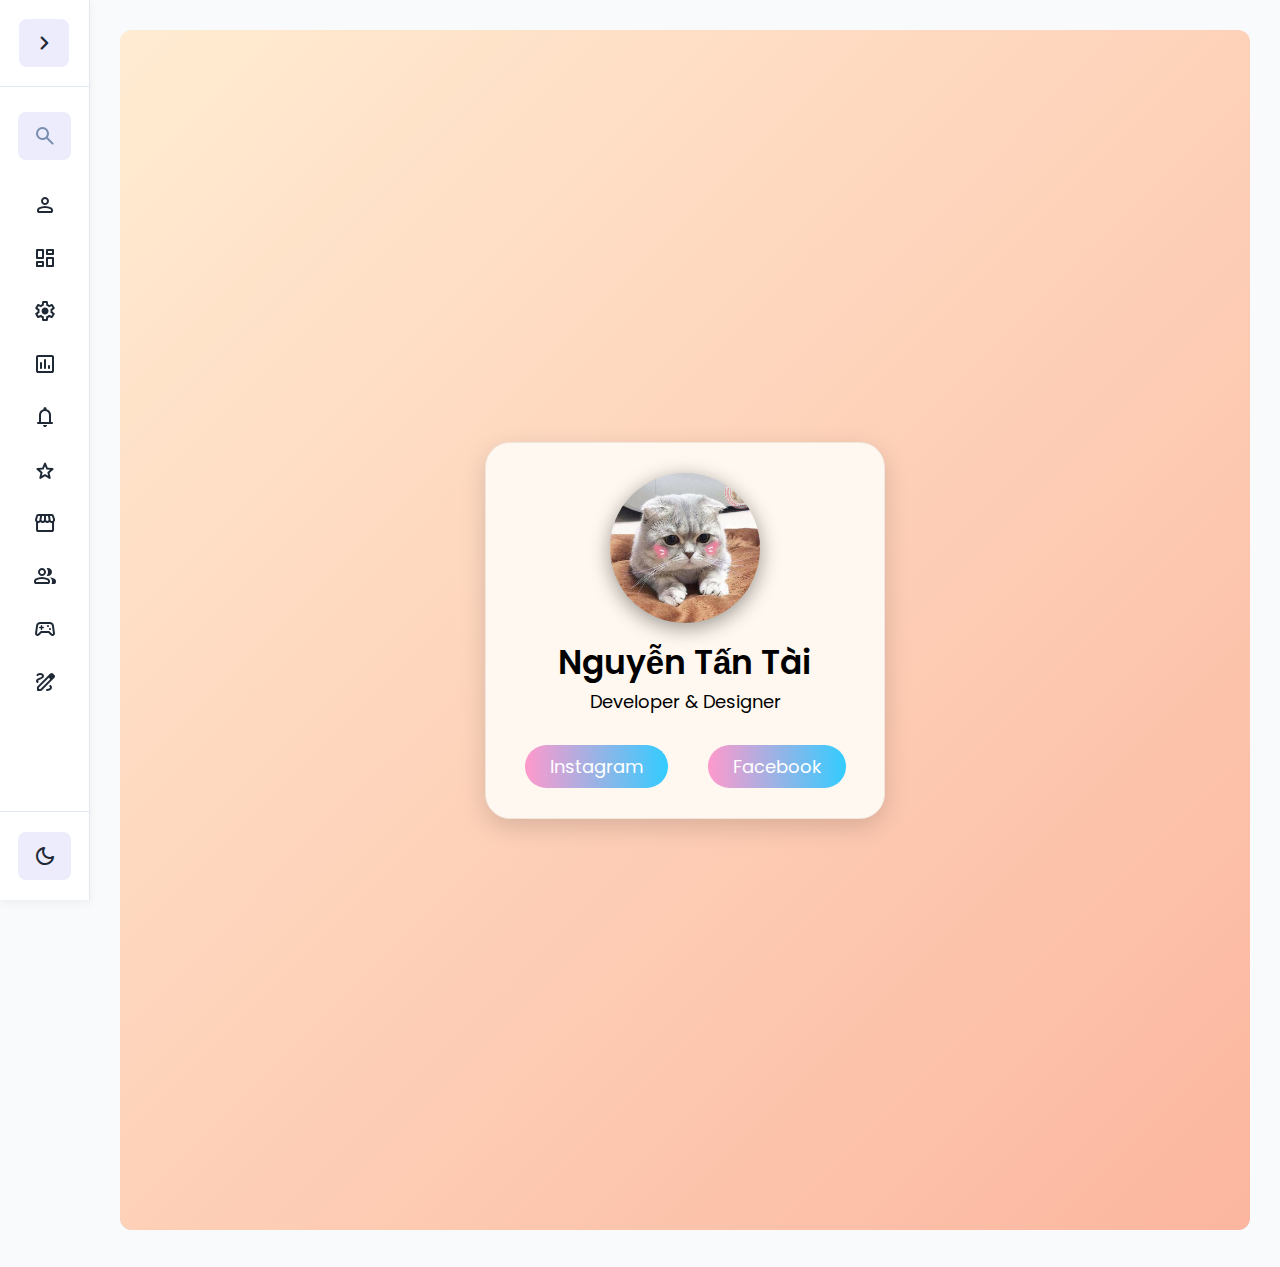
<file: index.html>
<!DOCTYPE html>
<html lang="en">
  <head>
    <meta charset="UTF-8" />
    <meta name="viewport" content="width=device-width, initial-scale=1.0" />
    <title>Sidebar Menu | Profile Dashboard</title>
    <link rel="stylesheet" href="main.css" />

    <!-- Google Fonts for Icons -->
    <link
      rel="stylesheet"
      href="https://fonts.googleapis.com/css2?family=Material+Symbols+Rounded:opsz,wght,FILL,GRAD@24,400,0,0"
    />
  </head>
  <body>
    <!-- Navbar -->
    <nav class="site-nav">
      <button class="sidebar-toggle">
        <span class="material-symbols-rounded">menu</span>
      </button>
      <h2 class="site-title">My Profile:</h2>
    </nav>

    <div class="container">
      <!-- Sidebar -->
      <aside class="sidebar collapsed">
        <!-- Sidebar header -->
        <div class="sidebar-header">
          <img src="images/logo.png" alt="Logo" class="header-logo" />
          <button class="sidebar-toggle">
            <span class="material-symbols-rounded">chevron_left</span>
          </button>
        </div>

        <div class="sidebar-content">
          <!-- Search Form -->
          <form class="search-form">
            <span class="material-symbols-rounded">search</span>
            <input type="search" placeholder="Tìm kiếm..." required />
          </form>

          <!-- Sidebar Menu -->
          <ul class="menu-list">
            <li class="menu-item active">
              <a href="#" class="menu-link" onclick="loadPage('profile.html')">
                <span class="material-symbols-rounded">person</span>
                <span class="menu-label">Thông tin cá nhân</span>
              </a>
            </li>
            <li class="menu-item">
              <a href="#" class="menu-link" onclick="loadPage('dashboard.html')">
                <span class="material-symbols-rounded">dashboard</span>
                <span class="menu-label">Dashboard</span>
              </a>
            </li>
            <li class="menu-item">
              <a href="#" class="menu-link" onclick="loadPage('settings.html')">
                <span class="material-symbols-rounded">settings</span>
                <span class="menu-label">Cài đặt</span>
              </a>
            </li>
            <li class="menu-item">
              <a href="#" class="menu-link">
                <span class="material-symbols-rounded">insert_chart</span>
                <span class="menu-label">Analytics</span>
              </a>
            </li>
            <li class="menu-item">
              <a href="#" class="menu-link">
                <span class="material-symbols-rounded">notifications</span>
                <span class="menu-label">Notifications</span>
              </a>
            </li>
            <li class="menu-item">
              <a href="#" class="menu-link">
                <span class="material-symbols-rounded">star</span>
                <span class="menu-label">Favourites</span>
              </a>
            </li>
            <li class="menu-item">
              <a href="#" class="menu-link">
                <span class="material-symbols-rounded">storefront</span>
                <span class="menu-label">Products</span>
              </a>
            </li>
            <li class="menu-item">
              <a href="#" class="menu-link">
                <span class="material-symbols-rounded">group</span>
                <span class="menu-label">Customers</span>
              </a>
            </li>
            <!-- ✅ Mục Ghi nhớ dẫn tới game.html -->
            <li class="menu-item">
              <a href="#" class="menu-link" onclick="loadPage('game.html')">
                <span class="material-symbols-rounded">sports_esports</span>
                <span class="menu-label">Lật Hình</span>
              </a>
            </li>

            <!-- ✅ Mục mới: Drawing App -->
            <li class="menu-item">
              <a href="#" class="menu-link" onclick="loadPage('draw.html')">
                <span class="material-symbols-rounded">draw</span>
                <span class="menu-label">Drawing App</span>
              </a>
            </li>
          </ul>
        </div>

        <!-- Sidebar Footer -->
        <div class="sidebar-footer">
          <button class="theme-toggle">
            <div class="theme-label">
              <span class="theme-icon material-symbols-rounded">dark_mode</span>
              <span class="theme-text">Dark Mode</span>
            </div>
            <div class="theme-toggle-track">
              <div class="theme-toggle-indicator"></div>
            </div>
          </button>
        </div>
      </aside>

      <!-- Main Content with iframe -->
      <div class="main-content">
        <iframe
          id="contentFrame"
          src="profile.html"
          frameborder="0"
          width="100%"
          height="1200px"
          style="border-radius: 12px;"
        ></iframe>
      </div>
    </div>

    <!-- Scripts -->
    <script>
      // Toggle sidebar open/close
      const sidebarToggles = document.querySelectorAll(".sidebar-toggle");
      const sidebar = document.querySelector(".sidebar");

      sidebarToggles.forEach((btn) => {
        btn.addEventListener("click", () => {
          sidebar.classList.toggle("collapsed");
        });
      });

      // Load page inside iframe
      function loadPage(page) {
        document.getElementById("contentFrame").src = page;

        // Highlight the active menu
        document.querySelectorAll(".menu-item").forEach((item) =>
          item.classList.remove("active")
        );
        const link = [...document.querySelectorAll(".menu-link")].find((l) =>
          l.getAttribute("onclick")?.includes(page)
        );
        if (link) link.parentElement.classList.add("active");
      }

      // Theme toggle
      document.querySelector(".theme-toggle").addEventListener("click", () => {
        document.body.classList.toggle("dark-theme");
      });
    </script>
    <script src="main.js"></script>
    <script src="profile.js"></script>
    <script src="game.js"></script>
    <script src="draw.js"></script>
  </body>
</html>
</file>
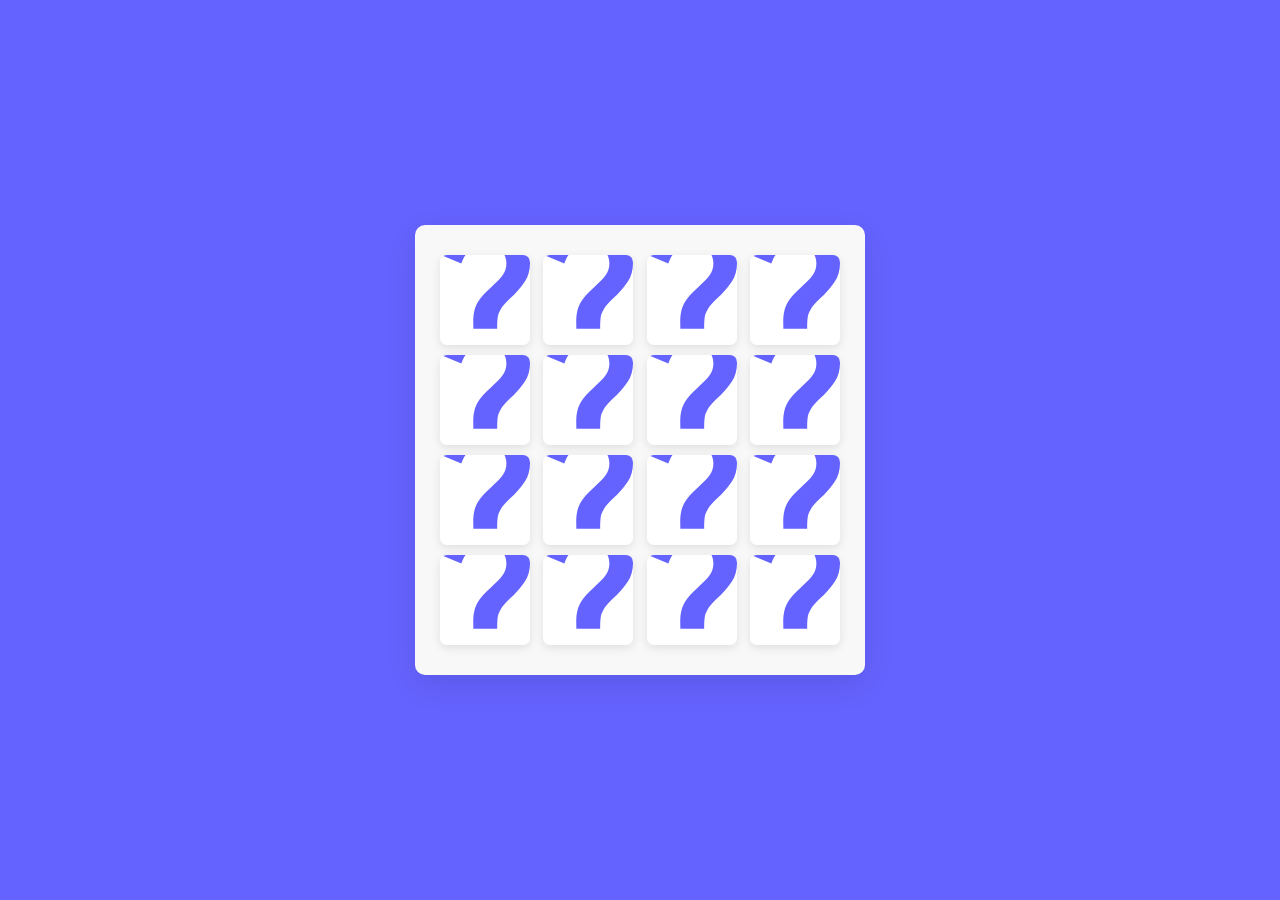
<file: game.html>
<!DOCTYPE html>
<html lang="en" dir="ltr">
  <head>
    <meta charset="utf-8">  
    <title>Memory Card Game | LOL Version</title>
    <link rel="stylesheet" href="game.css">
    <meta name="viewport" content="width=device-width, initial-scale=1.0">
  </head>
  <body>
    <div class="wrapper">
      <ul class="cards">
        <!-- Ahri -->
        <li class="card">
          <div class="view front-view">
            <img src="images/que_icon.svg" alt="icon">
          </div>
          <div class="view back-view">
            <img src="images/ahri.jpg" alt="Ahri">
          </div>
        </li>
        <li class="card">
          <div class="view front-view">
            <img src="images/que_icon.svg" alt="icon">
          </div>
          <div class="view back-view">
            <img src="images/ahri.jpg" alt="Ahri">
          </div>
        </li>

        <!-- Akali -->
        <li class="card">
          <div class="view front-view">
            <img src="images/que_icon.svg" alt="icon">
          </div>
          <div class="view back-view">
            <img src="images/akali.jpg" alt="Akali">
          </div>
        </li>
        <li class="card">
          <div class="view front-view">
            <img src="images/que_icon.svg" alt="icon">
          </div>
          <div class="view back-view">
            <img src="images/akali.jpg" alt="Akali">
          </div>
        </li>

        <!-- Caitlyn -->
        <li class="card">
          <div class="view front-view">
            <img src="images/que_icon.svg" alt="icon">
          </div>
          <div class="view back-view">
            <img src="images/caitlyn.jpg" alt="Caitlyn">
          </div>
        </li>
        <li class="card">
          <div class="view front-view">
            <img src="images/que_icon.svg" alt="icon">
          </div>
          <div class="view back-view">
            <img src="images/caitlyn.jpg" alt="Caitlyn">
          </div>
        </li>

        <!-- Fiora -->
        <li class="card">
          <div class="view front-view">
            <img src="images/que_icon.svg" alt="icon">
          </div>
          <div class="view back-view">
            <img src="images/fiora.jpg" alt="Fiora">
          </div>
        </li>
        <li class="card">
          <div class="view front-view">
            <img src="images/que_icon.svg" alt="icon">
          </div>
          <div class="view back-view">
            <img src="images/fiora.jpg" alt="Fiora">
          </div>
        </li>

        <!-- Lee Sin -->
        <li class="card">
          <div class="view front-view">
            <img src="images/que_icon.svg" alt="icon">
          </div>
          <div class="view back-view">
            <img src="images/lee-sin.jpg" alt="Lee Sin">
          </div>
        </li>
        <li class="card">
          <div class="view front-view">
            <img src="images/que_icon.svg" alt="icon">
          </div>
          <div class="view back-view">
            <img src="images/lee-sin.jpg" alt="Lee Sin">
          </div>
        </li>

        <!-- Yasuo -->
        <li class="card">
          <div class="view front-view">
            <img src="images/que_icon.svg" alt="icon">
          </div>
          <div class="view back-view">
            <img src="images/yasuo.jpg" alt="Yasuo">
          </div>
        </li>
        <li class="card">
          <div class="view front-view">
            <img src="images/que_icon.svg" alt="icon">
          </div>
          <div class="view back-view">
            <img src="images/yasuo.jpg" alt="Yasuo">
          </div>
        </li>

        <!-- Yone -->
        <li class="card">
          <div class="view front-view">
            <img src="images/que_icon.svg" alt="icon">
          </div>
          <div class="view back-view">
            <img src="images/yone.jpg" alt="Yone">
          </div>
        </li>
        <li class="card">
          <div class="view front-view">
            <img src="images/que_icon.svg" alt="icon">
          </div>
          <div class="view back-view">
            <img src="images/yone.jpg" alt="Yone">
          </div>
        </li>

        <!-- ✅ Sylas (Mới thêm) -->
        <li class="card">
          <div class="view front-view">
            <img src="images/que_icon.svg" alt="icon">
          </div>
          <div class="view back-view">
            <img src="images/sylas.jpg" alt="Sylas">
          </div>
        </li>
        <li class="card">
          <div class="view front-view">
            <img src="images/que_icon.svg" alt="icon">
          </div>
          <div class="view back-view">
            <img src="images/sylas.jpg" alt="Sylas">
          </div>
        </li>
      </ul>
    </div>

    <script src="game.js"></script>
  </body>
</html>
</file>
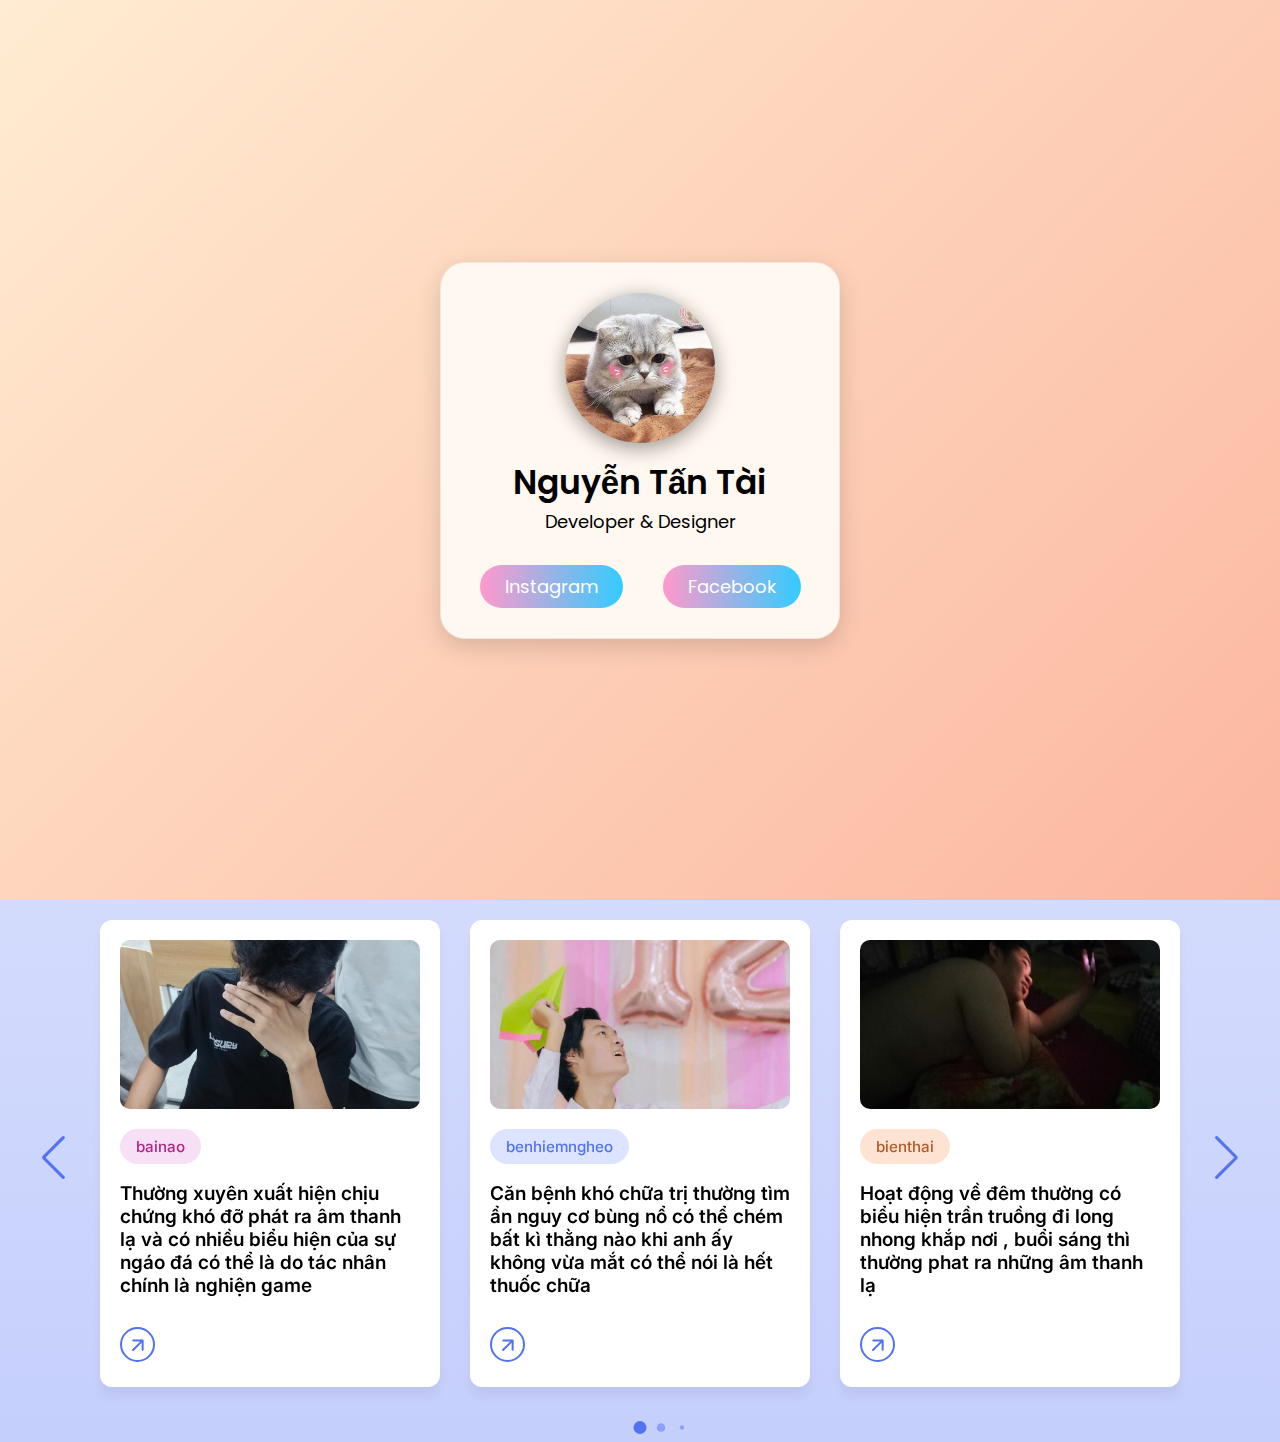
<file: profile.html>
<!DOCTYPE html>
<html lang="en">
<head>
  <meta charset="UTF-8">
  <meta name="viewport" content="width=device-width, initial-scale=1.0">
  <title>Card Slider & Profile Card</title>

  <!-- Google Icons -->
  <link rel="stylesheet" href="https://fonts.googleapis.com/css2?family=Material+Symbols+Rounded:opsz,wght,FILL,GRAD@24,400,0,0" />
  <!-- Swiper CSS -->
  <link rel="stylesheet" href="https://cdn.jsdelivr.net/npm/swiper@11/swiper-bundle.min.css">
  <!-- External Custom CSS -->
  <link rel="stylesheet" href="profile.css">
</head>
<body>

  <section class="main">
    <div class="profile-card">
      <div class="image">
        <img src="images/profile.jpg" alt="Ảnh đại diện" class="profile-pic">
      </div>
      <div class="data">
        <h2>Nguyễn Tấn Tài</h2>
        <span>Developer & Designer</span>
      </div>
      <div class="buttons">
        <a href="https://www.instagram.com/" class="btn" target="_blank">Instagram</a>
        <a href="https://www.facebook.com/" class="btn" target="_blank">Facebook</a>
      </div>
    </div>
  </section>

  <div class="container swiper">
    <div class="card-wrapper">
      <ul class="card-list swiper-wrapper">
        <li class="card-item swiper-slide">
          <a href="#" class="card-link">
            <img src="images/bainao.jpg" alt="Card Image" class="card-image">
            <p class="badge badge-designer">bainao</p>
            <h2 class="card-title">Thường xuyên xuất hiện chịu chứng khó đỡ phát ra âm thanh lạ và có nhiều biểu hiện của sự ngáo đá có thể là do tác nhân chính là nghiện game</h2>
            <button class="card-button material-symbols-rounded">arrow_forward</button>
          </a>
        </li>
        <li class="card-item swiper-slide">
          <a href="#" class="card-link">
            <img src="images/benhiemngheo.jpg" alt="Card Image" class="card-image">
            <p class="badge badge-developer">benhiemngheo</p>
            <h2 class="card-title">Căn bệnh khó chữa trị thường tìm ẩn nguy cơ bùng nổ có thể chém bất kì thằng nào khi anh ấy không vừa mắt có thể nói là hết thuốc chữa</h2>
            <button class="card-button material-symbols-rounded">arrow_forward</button>
          </a>
        </li>
        <li class="card-item swiper-slide">
          <a href="#" class="card-link">
            <img src="images/bienthai.jpg" alt="Card Image" class="card-image">
            <p class="badge badge-marketer">bienthai</p>
            <h2 class="card-title">Hoạt động về đêm thường có biểu hiện trần truồng đi long nhong khắp nơi , buổi sáng thì thường phat ra những âm thanh lạ </h2>
            <button class="card-button material-symbols-rounded">arrow_forward</button>
          </a>
        </li>
        <li class="card-item swiper-slide">
          <a href="#" class="card-link">
            <img src="images/gymchua.jpg" alt="Card Image" class="card-image">
            <p class="badge badge-gamer">gymchua</p>
            <h2 class="card-title">Có thể nói ca này là nặng nhất "ngu hết thuốc chữa" tập gym có thể to về cơ bắp nhưng não thì tỉ lệ nghịch với ngoại hình</h2>
            <button class="card-button material-symbols-rounded">arrow_forward</button>
          </a>
        </li>
        <li class="card-item swiper-slide">
          <a href="#" class="card-link">
            <img src="images/tamthanphanliet.jpg" alt="Card Image" class="card-image">
            <p class="badge badge-editor">tamthanphanliet</p>
            <h2 class="card-title">Vip pro player siêu cấp nghiện net có thể lên cơn nghiện bất cứ lúc  nào và có thể nghỉ học thường xuyên để chơi net</h2>
            <button class="card-button material-symbols-rounded">arrow_forward</button>
          </a>
        </li>
      </ul>
      <div class="swiper-pagination"></div>
      <div class="swiper-slide-button swiper-button-prev"></div>
      <div class="swiper-slide-button swiper-button-next"></div>
    </div>
  </div>

  <script src="https://cdn.jsdelivr.net/npm/swiper@11/swiper-bundle.min.js"></script>
  <script src="profile.js"></script>
</body>
</html>
</file>
<file: main.css>
/* Importing Google Fonts - Poppins */
@import url('https://fonts.googleapis.com/css2?family=Poppins:wght@400;500;600;700&display=swap');

* {
  margin: 0;
  padding: 0;
  box-sizing: border-box;
  font-family: "Poppins", sans-serif;
}

:root {
  /* Light theme colors */
  --color-text-primary: #1F2936;
  --color-text-placeholder: #798EAE;
  --color-bg-primary: #f9fafb;
  --color-bg-secondary: #ECECFD;
  --color-bg-sidebar: #FFFFFF;
  --color-border-hr: #E2E8F0;
  --color-hover-primary: #695CFE;
  --color-hover-secondary: #e2e2fb;
  --color-shadow: rgba(0, 0, 0, 0.05);
}

body.dark-theme {
  /* Dark theme colors */
  --color-text-primary: #F1F5F9;
  --color-text-placeholder: #A6B7D2;
  --color-bg-primary: #111827;
  --color-bg-secondary: #3D4859;
  --color-bg-sidebar: #1f2937;
  --color-border-hr: #3B475C;
  --color-hover-secondary: #48566a;
  --color-shadow: rgba(0, 0, 0, 0.3);
}

body {
  min-height: 100vh;
  background: var(--color-bg-primary);
}

.sidebar {
  position: sticky;
  top: 0;
  width: 270px;
  height: 100vh;
  display: flex;
  flex-shrink: 0;
  flex-direction: column;
  background: var(--color-bg-sidebar);
  border-right: 1px solid var(--color-border-hr);
  box-shadow: 0 3px 9px var(--color-shadow);
  transition: width 0.4s ease;
}

.sidebar.collapsed {
  width: 90px;
}

.sidebar .sidebar-header {
  padding: 20px 18px;
  display: flex;
  position: relative;
  align-items: center;
  justify-content: space-between;
  border-bottom: 1px solid var(--color-border-hr);
}

.sidebar-header .header-logo {
  width: 46px;
  height: 46px;
  display: block;
  object-fit: contain;
  border-radius: 50%;
  transition: opacity 0.4s ease;
}

.sidebar.collapsed .header-logo {
  opacity: 0;
  pointer-events: none;
}

.site-nav .sidebar-toggle,
.sidebar-header .sidebar-toggle {
  height: 40px;
  width: 40px;
  border: none;
  cursor: pointer;
  display: flex;
  position: absolute;
  right: 18px;
  align-items: center;
  justify-content: center;
  border-radius: 8px;
  color: var(--color-text-primary);
  background: var(--color-bg-secondary);
  transition: 0.4s ease;
}

.site-nav .sidebar-toggle:hover,
.sidebar-header .sidebar-toggle:hover {
  background: var(--color-hover-secondary);
}

.sidebar.collapsed .sidebar-header .sidebar-toggle {
  transform: translateX(-2px);
  height: 48px;
  width: 50px;
}

.sidebar-header .sidebar-toggle span {
  font-size: 1.75rem;
  transition: transform 0.4s ease;
}

.sidebar.collapsed .sidebar-toggle span {
  transform: rotate(180deg);
}

.sidebar .sidebar-content {
  flex: 1;
  padding: 20px 18px;
  overflow: hidden auto;
  scrollbar-width: thin;
  scrollbar-color: var(--color-text-placeholder) transparent;
}

.sidebar.collapsed .sidebar-content {
  scrollbar-width: none;
}

.sidebar-content .search-form {
  border-radius: 8px;
  min-height: 48px;
  margin: 5px 0 20px;
  align-items: center;
  display: flex;
  padding: 0 15px;
  white-space: nowrap;
  background: var(--color-bg-secondary);
  transition: 0.4s ease;
}

.sidebar.collapsed .search-form:hover {
  cursor: pointer;
}

.sidebar-content .search-form:focus-within,
.sidebar.collapsed .search-form:hover {
  background: var(--color-hover-secondary);
}

.sidebar-content .search-form span {
  color: var(--color-text-placeholder);
}

.search-form input {
  background: none;
  outline: none;
  border: none;
  width: 100%;
  margin-left: 15px;
  font-size: 1rem;
  color: var(--color-text-primary);
}

.search-form input::placeholder {
  color: var(--color-text-placeholder);
}

.sidebar-content .menu-list {
  display: flex;
  gap: 4px;
  list-style: none;
  flex-direction: column;
}

.menu-list .menu-link {
  display: flex;
  gap: 12px;
  white-space: nowrap;
  border-radius: 8px;
  padding: 12px 15px;
  align-items: center;
  text-decoration: none;
  color: var(--color-text-primary);
  transition: 0.3s ease;
}

.menu-link .menu-label {
  transition: opacity 0.3s ease;
}

.sidebar.collapsed .menu-link .menu-label {
  opacity: 0;
  pointer-events: none;
}

.menu-list .menu-link:is(:hover, .active) {
  color: #fff;
  background: var(--color-hover-primary);

}

.sidebar .sidebar-footer {
  padding: 20px 18px;
  white-space: nowrap;
  border-top: 1px solid var(--color-border-hr);
}

.sidebar-footer .theme-toggle {
  width: 100%;
  min-height: 48px;
  border-radius: 8px;
  display: flex;
  align-items: center;
  cursor: pointer;
  border: none;
  padding: 0 15px;
  white-space: nowrap;
  color: var(--color-text-primary);
  background: var(--color-bg-secondary);
  transition: 0.3s ease;
}

.sidebar-footer .theme-toggle:hover {
  background: var(--color-hover-secondary);
}

.theme-toggle .theme-label {
  display: flex;
  gap: 10px;
  align-items: center;
}

.theme-toggle .theme-label .theme-text {
  font-size: 1rem;
  transition: opacity 0.4s 0.2s ease;
}

.sidebar.collapsed .theme-toggle :where(.theme-text, .theme-toggle-track) {
  opacity: 0;
  width: 0;
  transition: all 0.2s ease;
}

.theme-toggle .theme-toggle-track {
  height: 24px;
  width: 48px;
  border-radius: 999px;
  margin-left: auto;
  background: #c3d1ec;
  position: relative;
  transition: opacity 0.4s 0.2s ease, background-color 0.3s ease;
}

body.dark-theme .theme-toggle-track {
  background: #695CFE;
}

.theme-toggle-track .theme-toggle-indicator {
  position: absolute;
  top: 3px;
  left: 3px;
  width: 18px;
  height: 18px;
  border-radius: 50%;
  background-color: #fff;
  box-shadow: 0 2px 4px rgba(0, 0, 0, 0.1);
  transition: transform 0.3s ease;
}

body.dark-theme .theme-toggle-indicator {
  transform: translateX(24px);
}

.site-nav {
  top: 0;
  display: none;
  padding: 15px 20px;
  position: sticky;
  background: var(--color-bg-primary);
  border-bottom: 1px solid var(--color-border-hr);
}

.site-nav .sidebar-toggle {
  position: unset;
}

.container {
  display: flex;
}

.container .main-content {
  flex: 1;
  padding: 30px;
  color: var(--color-text-primary);
}

.main-content .page-title {
  font-size: 1.5rem;
  font-weight: 600;
  margin-bottom: 20px;
}

.main-content .card {
  border-radius: 8px;
  padding: 20px;
  background-color: var(--color-bg-sidebar);
  box-shadow: 0 1px 3px rgba(0, 0, 0, 0.1);
}

/* Responsive media query code for small screens */
@media (max-width: 768px) {
  body::before {
    content: "";
    position: fixed;
    inset: 0;
    z-index: 10;
    opacity: 0;
    pointer-events: none;
    background: rgba(0, 0, 0, 0.6);
    transition: 0.4s ease;
  }

  body:has(.sidebar:not(.collapsed))::before {
    opacity: 1;
    pointer-events: auto;
  }

  body:has(.sidebar:not(.collapsed)) {
    overflow: hidden;
  }

  .site-nav {
    display: block;
  }

  .sidebar {
    position: fixed;
    top: 0;
    left: 0;
    height: 100%;
    z-index: 20;
    width: 270px;
    transition: left 0.4s ease;
  }

  .sidebar.collapsed {
    left: -270px;
    width: 270px;
  }

  .container .main-content {
    padding: 30px 20px;
  }
}
</file>
<file: game.css>
/* Import Google Font - Poppins */
@import url('https://fonts.googleapis.com/css2?family=Poppins:wght@400;500;600;700&display=swap');

* {
  margin: 0;
  padding: 0;
  box-sizing: border-box;
  font-family: 'Poppins', sans-serif;
}

body {
  display: flex;
  align-items: center;
  justify-content: center;
  min-height: 100vh;
  background: #6563FF;
}

.wrapper {
  padding: 25px;
  border-radius: 10px;
  background: #F8F8F8;
  box-shadow: 0 10px 30px rgba(0,0,0,0.1);
}

.cards, .card, .view {
  display: flex;
  align-items: center;
  justify-content: center;
}

.cards {
  height: 400px;
  width: 400px;
  flex-wrap: wrap;
  justify-content: space-between;
}

.cards .card {
  cursor: pointer;
  list-style: none;
  user-select: none;
  position: relative;
  perspective: 1000px;
  transform-style: preserve-3d;
  height: calc(100% / 4 - 10px);
  width: calc(100% / 4 - 10px);
}

.card.shake {
  animation: shake 0.35s ease-in-out;
}

@keyframes shake {
  0%, 100% {
    transform: translateX(0);
  }
  20% {
    transform: translateX(-13px);
  }
  40% {
    transform: translateX(13px);
  }
  60% {
    transform: translateX(-8px);
  }
  80% {
    transform: translateX(8px);
  }
}

.card .view {
  width: 100%;
  height: 100%;
  position: absolute;
  border-radius: 7px;
  background: #fff;
  pointer-events: none;
  backface-visibility: hidden;
  box-shadow: 0 3px 10px rgba(0,0,0,0.1);
  transition: transform 0.25s linear;
}

.card .front-view,
.card .back-view {
  width: 100%;
  height: 100%;
}

.card .front-view img,
.card .back-view img {
  width: 100%;
  height: 100%;
  object-fit: cover;
  border-radius: inherit;
}

.card .back-view {
  transform: rotateY(-180deg);
}

.card.flip .back-view {
  transform: rotateY(0);
}

.card.flip .front-view {
  transform: rotateY(180deg);
}

@media screen and (max-width: 700px) {
  .cards {
    height: 350px;
    width: 350px;
  }
}

@media screen and (max-width: 530px) {
  .cards {
    height: 300px;
    width: 300px;
  }
}
</file>
<file: profile.css>
@import url('https://fonts.googleapis.com/css2?family=Inter:opsz,wght@14..32,100..900&display=swap');
@import url('https://fonts.googleapis.com/css2?family=Poppins:wght@200;300;400;500&display=swap');

* {
  margin: 0;
  padding: 0;
  box-sizing: border-box;
}

body {
  font-family: "Inter", sans-serif;
  display: flex;
  flex-direction: column;
  align-items: center;
  justify-content: center;
  min-height: 100vh;
  background: linear-gradient(#ECEFFE, #C5CFFC);
}

.card-wrapper {
  max-width: 1100px;
  margin: 0 60px 35px;
  padding: 20px 10px;
  overflow: hidden;
}

.card-list .card-item {
  list-style: none;
}

.card-list .card-item .card-link {
  display: block;
  background: #fff;
  padding: 18px;
  user-select: none;
  border-radius: 12px;
  text-decoration: none;
  border: 2px solid transparent;
  box-shadow: 0 10px 10px rgba(0, 0, 0, 0.05);
  transition: 0.2s ease;
}

.card-list .card-item .card-link:hover {
  border-color: #5372F0;
}

.card-list .card-item .card-link:active {
  cursor: grabbing;
}

.card-list .card-link .card-image {
  width: 100%;
  border-radius: 10px;
  aspect-ratio: 16 / 9;
  object-fit: cover;
}

.card-list .card-link .badge {
  width: fit-content;
  padding: 8px 16px;
  font-size: 0.95rem;
  border-radius: 50px;
  font-weight: 500;
  margin: 16px 0 18px;
}

.badge-designer {
  color: #B22485;
  background: #F7DFF5;
}

.badge-developer {
  color: #5372F0;
  background: #DDE4FF;
}

.badge-marketer {
  color: #B25A2B;
  background: #FFE3D2;
}

.badge-gamer {
  color: #205C20;
  background: #D6F8D6;
}

.badge-editor {
  color: #856404;
  background: #fff3cd;
}

.card-list .card-link .card-title {
  color: #000;
  font-size: 1.19rem;
  font-weight: 600;
}

.card-list .card-link .card-button {
  height: 35px;
  width: 35px;
  color: #5372F0;
  margin: 30px 0 5px;
  background: none;
  cursor: pointer;
  border-radius: 50%;
  border: 2px solid #5372F0;
  transform: rotate(-45deg);
  transition: 0.4s ease;
}

.card-list .card-link:hover .card-button {
  color: #fff;
  background: #5372F0;
}

.card-wrapper .swiper-pagination-bullet {
  height: 13px;
  width: 13px;
  opacity: 0.5;
  background: #5372F0;
}

.card-wrapper .swiper-pagination-bullet-active {
  opacity: 1;
}

.card-wrapper .swiper-slide-button {
  color: #5372F0;
  margin-top: -35px;
}

@media (max-width: 768px) {
  .card-wrapper {
    margin: 0 10px 25px;
  }

  .card-wrapper .swiper-slide-button {
    display: none;
  }
}

.main {
  background: linear-gradient(135deg, #ffecd2 0%, #fcb69f 100%);
  background-position: center;
  background-size: cover;
  width: 100%;
  height: 100vh;
  display: flex;
  align-items: center;
  justify-content: center;
  font-family: 'Poppins', sans-serif;
}

.profile-card {
  background-color: #fff8f0;
  border: 1px solid #f0e6dd;
  box-shadow: 0 8px 25px rgba(0, 0, 0, 0.15);
  border-radius: 25px;
  padding: 30px;
  max-width: 400px;
  width: 100%;
  display: flex;
  flex-direction: column;
  align-items: center;
}

.image {
  position: relative;
  height: 150px;
  width: 150px;
  display: flex;
  align-items: center;
  justify-content: center;
}

.image .profile-pic {
  width: 100%;
  height: 100%;
  object-fit: cover;
  border-radius: 50%;
  box-shadow: 0 5px 20px rgba(0,0,0,0.4);
  background: #eee;
}

.image span {
  position: absolute;
  top: 50%;
  left: 50%;
  transform: translate(-50%, -50%);
  color: #333;
  font-size: 18px;
  display: none;
}

.data {
  display: flex;
  flex-direction: column;
  align-items: center;
  margin-top: 15px;
}

.data h2 {
  font-size: 33px;
  font-weight: 600;
}

.data span {
  font-size: 18px;
}

.buttons {
  display: flex;
  align-items: center;
  margin-top: 30px;
}

.buttons .btn {
  color: #fff;
  text-decoration: none;
  margin: 0 20px;
  padding: 8px 25px;
  border-radius: 25px;
  font-size: 18px;
  white-space: nowrap;
  background: linear-gradient(to left, #33ccff 0%, #ff99cc 100%);
  transition: 0.3s;
}

.buttons .btn:hover {
  box-shadow: inset 0 5px 20px rgba(0,0,0,0.4);
}
</file>
